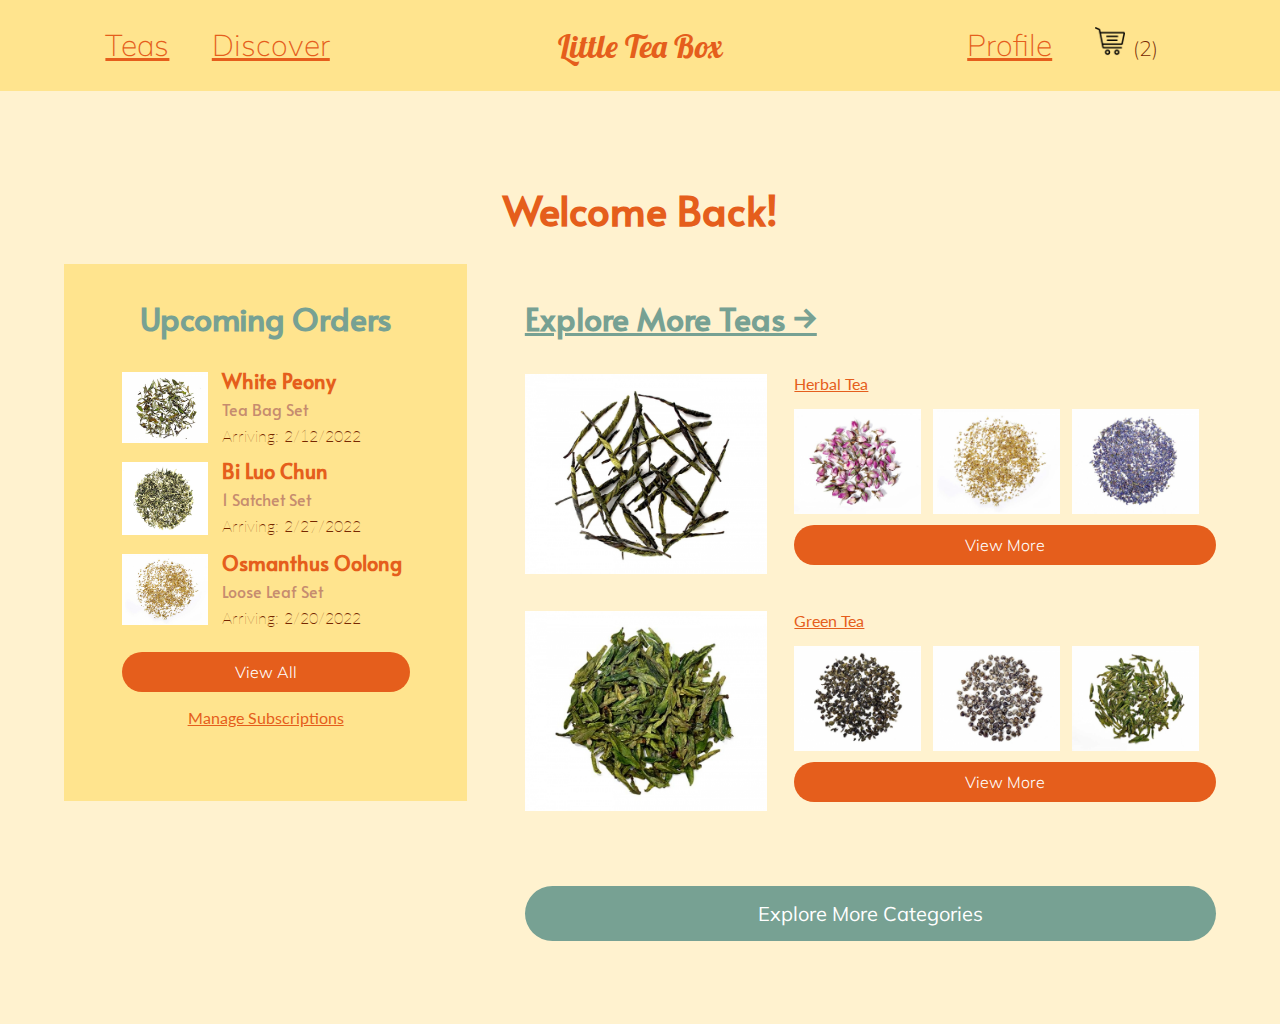
<file: index.html>
<!doctype html>

<html lang="en">
<head>
  <meta charset="utf-8">

  <title>Little Tea Box</title>
  <meta name="description" content="A tea subscription service to warm your heart">
  <meta name="author" content="Emily Ngo">

  <link rel="icon" href="/favicon.ico">
  <link rel="icon" href="/favicon.svg" type="image/svg+xml">
  <link rel="apple-touch-icon" href="/apple-touch-icon.png">
  
  <!-- CSS -->
  <link rel="stylesheet" href="css/styles.css">
  <link rel="stylesheet" href="css/home-style.css">

  <!-- JS -->
  <script src="js/changeText.js" defer></script>
  <script src="js/showCart.js" defer></script>

</head>

<body  onload="loadCart()" >
    <header>
        <nav>
            <div class = "nav-centered"> 
                <a id = "home" href="index.html">Little Tea Box</a>
            </div>
            <div class = "nav-left">
                <a href="" class = "spacer">Teas</a>
                <a href="">Discover</a>
            </div>
            <div class = "nav-right">
                <a href="" class = "spacer">Profile</a>
                <a href="cart.html" id = "cart-link">
                    <img id = "cart-icon" src = "img/icons/cart.png">
                    <span id = "cart-amount" >(0)</span>
                </a>
            
            </div>
        </nav>
    </header>

    <div class = "content">
        <h1 id = "welcome"> Welcome Back!</h1>

        <!-- Left hand side - shows upcoming orders for that customer -->
        <div id = "upcoming">
            <h3>Upcoming Orders</h3>

            <div class = "upcoming-item">
                <div class = "upcoming-img">
                    <img src="img/white/white_peony.jpeg" alt="white peony tea petals">
                </div>
                <div class = "upcoming-info">
                    <h4 class = "tea-name">White Peony</h4>
                    <h5 class = "bag-type">Tea Bag Set</h5>
                    <p class = "arrival-date">Arriving: 2/12/2022</p>
                </div>
                <br class = "clear">
            </div>

            <div class = "upcoming-item">
                <div class = "upcoming-img">
                    <img src="img/green/bi_luo_chun_green_tea_export_small_2.jpeg" alt="Bi Luo Chun Tea Leaves">
                </div>
                <div class = "upcoming-info">
                    <h4 class = "tea-name">Bi Luo Chun</h4>
                    <h5 class = "bag-type">1 Satchet Set</h5>
                    <p class = "arrival-date">Arriving: 2/27/2022</p>
                </div>
                <br class = "clear">
            </div>

            <div class = "upcoming-item">
                <div class = "upcoming-img">
                    <img src="img/herbal/osmanthus_tea.jpeg" alt="osmanthus tea petals">
                </div>
                <div class = "upcoming-info">
                    <h4 class = "tea-name">Osmanthus Oolong</h4>
                    <h5 class = "bag-type">Loose Leaf Set</h5>
                    <p class = "arrival-date">Arriving: 2/20/2022</p>
                </div>
                <br class = "clear">
            </div>

            <button class = "view-more">View All</button>
            <p><a href="">Manage Subscriptions</a></p>
        </div>

         <!-- Right hand side - shows categories the user can explore -->
        <div id = "explore"> 
            <!-- has arrow in header -->
            <h3>Explore More Teas &#x2192;</h3>
            <div class = "explore-row">
                <div class = "explore-category">
                    <a href=""><img src="img/herbal/green_kuding_tea.jpeg" alt="Green Kuding tea leaves"></a>  
                </div>

                <div class = "explore-sample">
                     <!-- CLICKABLE LINK HERE - takes user to herbal teas category page -->
                    <p  class = "clickable"><a href="items-page.html">Herbal Tea</a></p>
                    <a href=""><img src="img/herbal/rose_flower_tea.jpeg" alt="Rose Flower tea leaves"></a>
                    <a href=""><img src="img/herbal/osmanthus_tea.jpeg" alt="osmanthus tea leaves"></a>
                    <!-- CLICKABLE LINK HERE - takes user to lavendar tea details page -->
                    <a href="detail-lavendar.html"><img src="img/herbal/lavender_tea.jpeg" alt="lavendar tea leaves"></a>
                    
                    <button  onclick="window.location.href='items-page.html'" class = "view-more clickableButton">View More</button>
                </div>
            </div>
            <br class = "clear">

            <div class = "explore-row">
                <div class = "explore-category">
                    <a href=""><img src="img/green/dragon_well_tea.jpeg" alt="dragon_well_tea tea leaves"></a>
                </div>

                <div class = "explore-sample">
                    <p><a href="">Green Tea</a></p>
                    <a href=""><img src="img/green/gunpowder_tea.jpeg" alt="dragon_well_tea tea leaves"></a>
                    <a href=""><img src="img/green/jasmine_dragon_pearl_tea.jpeg" alt="dragon_well_tea tea leaves"></a>
                    <a href=""><img src="img/green/longjing_tea.jpeg" alt="dragon_well_tea tea leaves"></a>
                    <button class = "view-more">View More</button>
                </div>
                <br class = "clear">
            </div>
         
            <button class = "explore">Explore More Categories</button>

        </div>
        <br class = "clear">
        <br>

    </div>

    
  

</body>
</html>
</file>
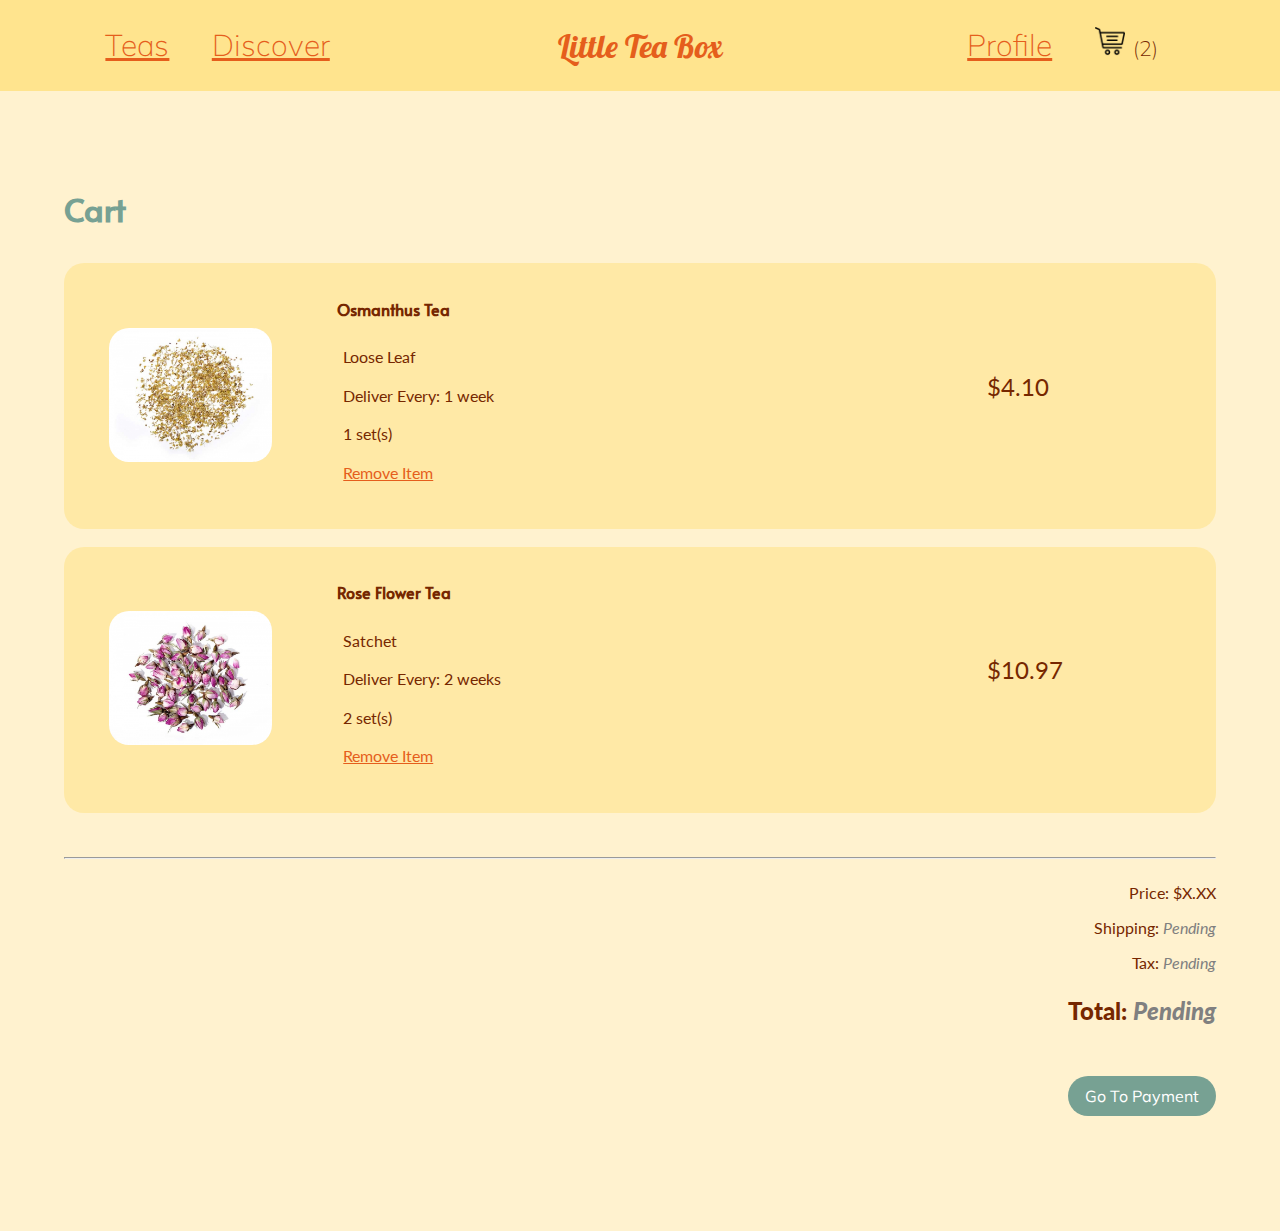
<file: cart.html>
<!doctype html>

<html lang="en">
<head>
  <meta charset="utf-8">

  <title>Little Tea Box</title>
  <meta name="description" content="A tea subscription service to warm your heart">
  <meta name="author" content="Emily Ngo">

  <link rel="icon" href="/favicon.ico">
  <link rel="icon" href="/favicon.svg" type="image/svg+xml">
  <link rel="apple-touch-icon" href="/apple-touch-icon.png">

  <!-- CSS -->
  <link rel="stylesheet" href="css/styles.css">
  <link rel="stylesheet" href="css/cart-style.css">

  <!-- JS -->
  <script src="js/changeText.js" defer></script>
  <script src="js/showCart.js" defer></script>

</head>

<body  onload="loadCart()">
    <header>
        <nav>
            <div class = "nav-centered"> 
                <a id = "home" href="index.html">Little Tea Box</a>
            </div>
            <div class = "nav-left">
                <a href="" class = "spacer">Teas</a>
                <a href="">Discover</a>
            </div>
            <div class = "nav-right">
                <a href="" class = "spacer">Profile</a>
                <a href="cart.html" id = "cart-link">
                    <img id = "cart-icon" src = "img/icons/cart.png">
                    <span id = "cart-amount" >(0)</span>
                </a>
            
            </div>
        </nav>
    </header>

    <div class = "content">
        <h3>Cart</h3>

        <div id = "cart">
            <div class = "cart-item">
                <div class = "product-img">
                    <img src="img/herbal/lavender_tea.jpeg" alt="Lavendar tea leaves">
                </div>

                <div class = "product-details">
                    <h4 class = "product-title">Lavendar Tea</h4>
                    <div class = "subscription-detials">
                        <!-- drop down list -->
                        <label for="type">
                            Tea Type:
                            <select name="type" id="type">
                                <option value="looseleaf">Loose Leaf</option>
                                <option value="satchet">Satchet</option>
                                <option value="teabag">Tea Bag</option>
                            </select>
                        </label>
                        <br>

                        <!-- drop down list -->
                        <label for="subscription">
                            Deliver Every:
                            <select name="subscription" id="subscription">
                                <option value="week1">1 week</option>
                                <option value="week2">2 weeks</option>
                                <option value="month1">1 month</option>
                                <option value="month2">2 months</option>
                            </select>
                        </label>
                        <br>
                        
                        
                        <!-- number spinner -->
                        <span class = "quantity">
                            <label for="quantity">  
                                Quantity:
                                <input type="number" name="quantity" id="quantity" min="0" max="10" step="1" value="1">
                            </label>
                        </span>
                        
                        <br class = "clear">
                    </div>
                </div>

                <div class = "product-price">
                    <p>$10.95</p>
                </div>
            </div>


        </div>
        <br>
        <hr>

        <div id = "cost">
            <p id = "Subtotal">
                Price: <span>$X.XX</span>
            </p>
            <p id = "Shipping">
                Shipping: <span class = "pending"> Pending</span>
            </p>
            <p id = "Tax">
                Tax:  <span class = "pending"> Pending</span>
            </p>
            <p id = "total">
                Total: <span class = "pending"> Pending</span>
            </p>
            <br>
            
            <button id = "pay">Go To Payment</button>
        </div>
    </div>

    
  

</body>
</html>
</file>
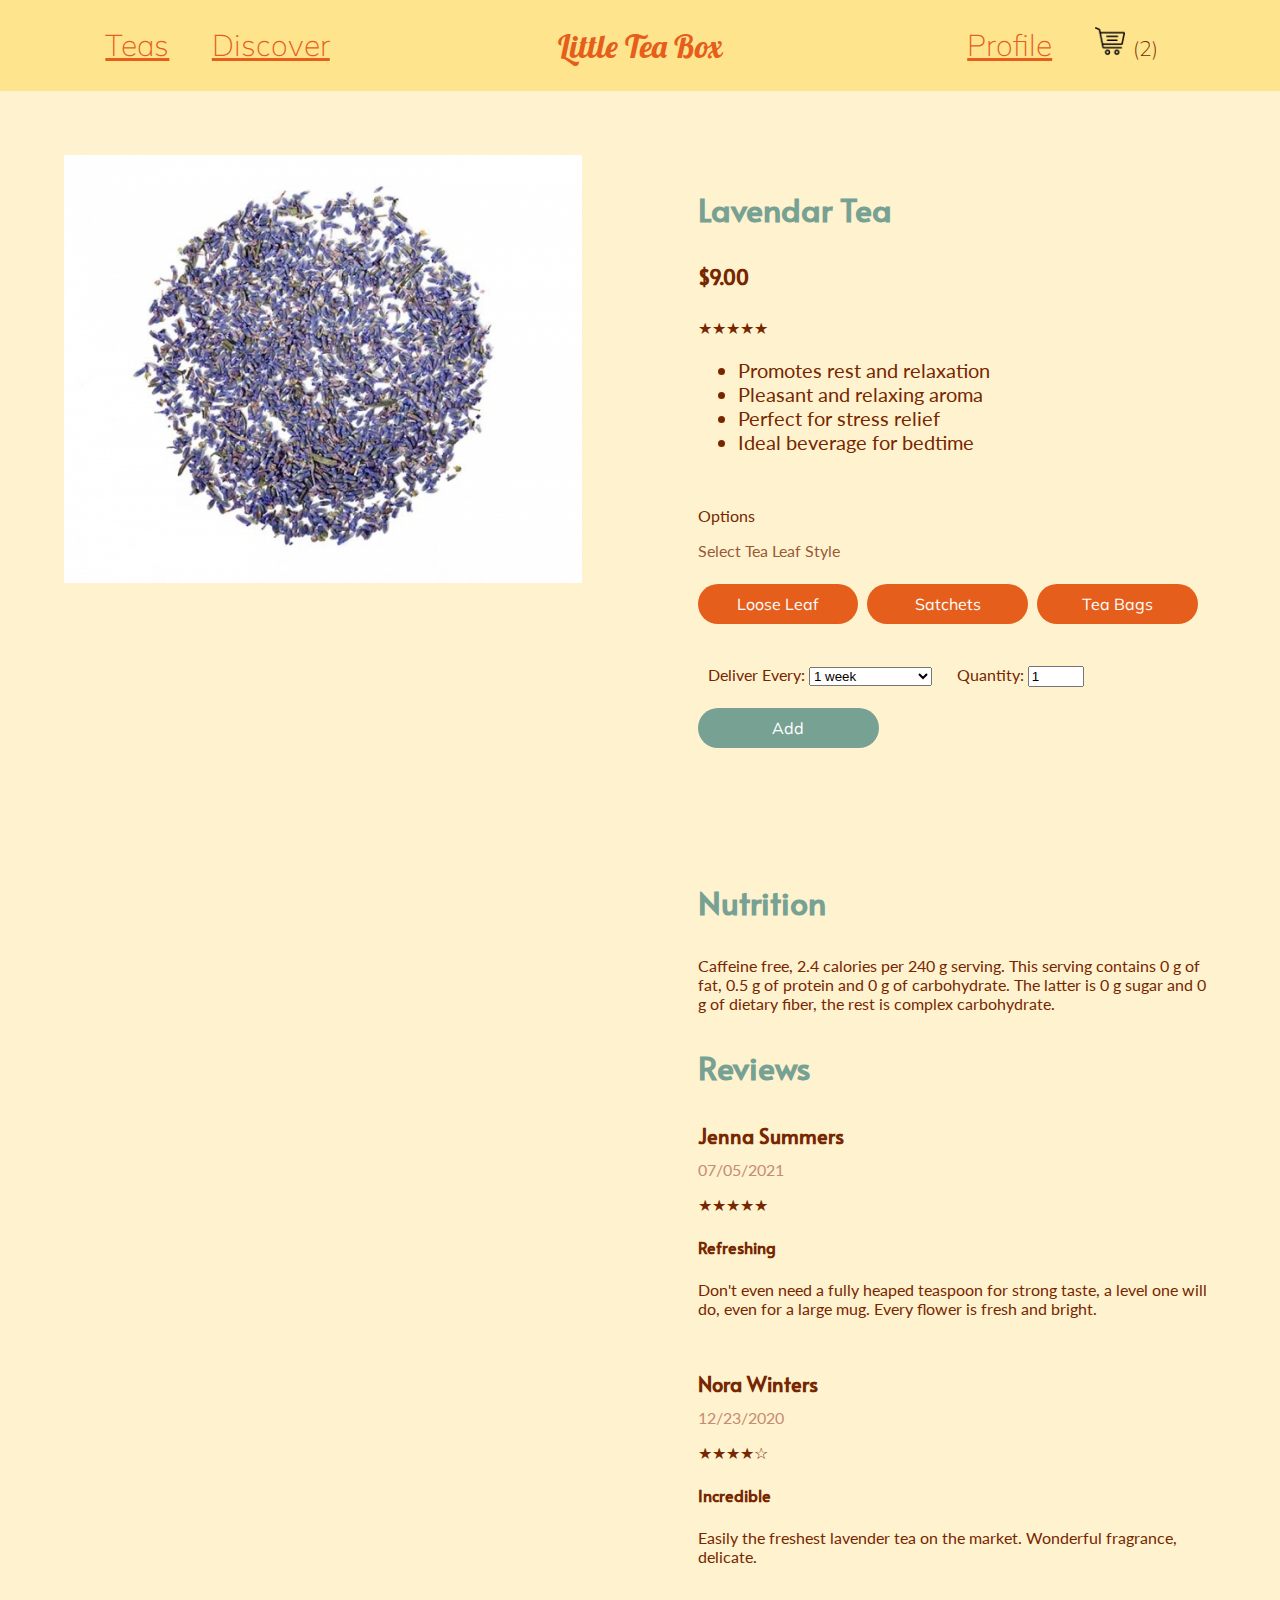
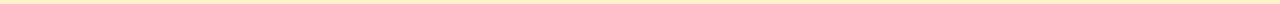
<file: detail-lavendar.html>
<!doctype html>

<html lang="en">
<head>
  <meta charset="utf-8">

  <title>Little Tea Box</title>
  <meta name="viewport" content="width=device-width, initial-scale=1.0">
  <meta name="description" content="A tea subscription service to warm your heart">
  <meta name="author" content="Emily Ngo">
  
  <!-- CSS -->
  <link rel="stylesheet" href="css/styles.css">
  <link rel="stylesheet" href="css/detail-style.css">

  <!-- JS -->
  <script src="js/changeText.js" defer></script>
  <script src="js/showCart.js" defer></script>

</head>

<body  onload="loadCart()">
    <header>
        <nav>
            <div class = "nav-centered"> 
                <a id = "home" href="index.html">Little Tea Box</a>
            </div>
            <div class = "nav-left">
                <a href="" class = "spacer">Teas</a>
                <a href="">Discover</a>
            </div>
            <div class = "nav-right">
                <a href="" class = "spacer">Profile</a>
                <a href="cart.html" id = "cart-link">
                    <img id = "cart-icon" src = "img/icons/cart.png">
                    <span id = "cart-amount" >(0)</span>
                </a>
            
            </div>
        </nav>
    </header>

    <div class = "content">
        <!-- image appears on left hand side -->
        <div class = "product-img">
            <img id = "product-img" src="img/herbal/lavender_tea.jpeg" alt="lavendar tea leaves">
        </div>
        <!-- information about product -->
        <div class = "details">
            <h3 id = "name">Lavendar Tea</h3>
            <h4 class = "price" id = "price">$9.00</h4>
            <!-- Start Rating for tea -->
            <p class = "rating"> &#9733;&#9733;&#9733;&#9733;&#9733; </p>
            <ul>
                <li>Promotes rest and relaxation</li>
                <li>Pleasant and relaxing aroma</li>
                <li>Perfect for stress relief</li>
                <li>Ideal beverage for bedtime</li>
            </ul>

            
            <div class = "option-buttons">
                <p class = "info">Options</p>
                <p id = "option-description">Select Tea Leaf Style</p>
                <button id = "loose" onclick = "looseText()">Loose Leaf</button>
                <button id = "satchet" onclick = "satchetText()">Satchets</button>
                <button id = "bag" onclick = "bagText()">Tea Bags</button>
             
            </div>

            

            <div class = "checkout">
                <div class = "subscription-detials">
                    <!-- drop down list -->
                    <label for="subscription">Deliver Every:
                        <select name="subscription" id="subscription">
                            <option value="week1">1 week</option>
                            <option value="week2">2 weeks</option>
                            <option value="month1">1 month</option>
                            <option value="month2">2 months</option>
                            <option value="month2">1 Time Purchase</option>
                        </select>
                    </label>
                    <!-- number spinner -->
                    <label for="quantity">  
                        Quantity:
                        <input type="number" name="quantity" id="quantity" min="1" max="10" step="1" value="1">
                    </label>
                    <br class = "clear">
                </div>
                
                <button class = "add-cart" onclick = "addCart()">
                    Add
                </button>

                <br class = "clear">
            </div>

            <div class = "spacer"></div>

            <div class = "nutrition">
                <h3>Nutrition</h3>
                <p>
                    Caffeine free, 2.4 calories per 240 g serving. This serving contains 0 g of fat, 0.5 g of protein and 0 g of carbohydrate. The latter is 0 g sugar and 0 g of dietary fiber, the rest is complex carbohydrate. 
                </p>
            </div>

            <div class = "review">
                <h3>Reviews</h3>
                <div class = "review-item">
                    <h5 class ="reviewer-name">Jenna Summers</h5>
                    <p class = "date">07/05/2021</p>

                    <!-- star rating -->
                    <p> &#9733;&#9733;&#9733;&#9733;&#9733; </p>
                    <h4 class = "title">Refreshing</h4>
                    <p class = "review-body"> Don't even need a fully heaped teaspoon for strong taste, a level one will do, even for a large mug. Every flower is fresh and bright. </p>
                </div>
                <br>
                <div class = "review-item">
                    <h5 class ="reviewer-name">Nora Winters</h5>
                    <p class = "date">12/23/2020</p>

                    <!-- star rating -->
                    <p> &#9733;&#9733;&#9733;&#9733;&#9734; </p>
                    <h4 class = "title">Incredible</h4>
                    <p class = "review-body"> Easily the freshest lavender tea on the market. Wonderful fragrance, delicate. </p>
                </div>
            </div>
            <br>
            <br class = "clear">


        </div>
    </div>

    
  

</body>
</html>
</file>
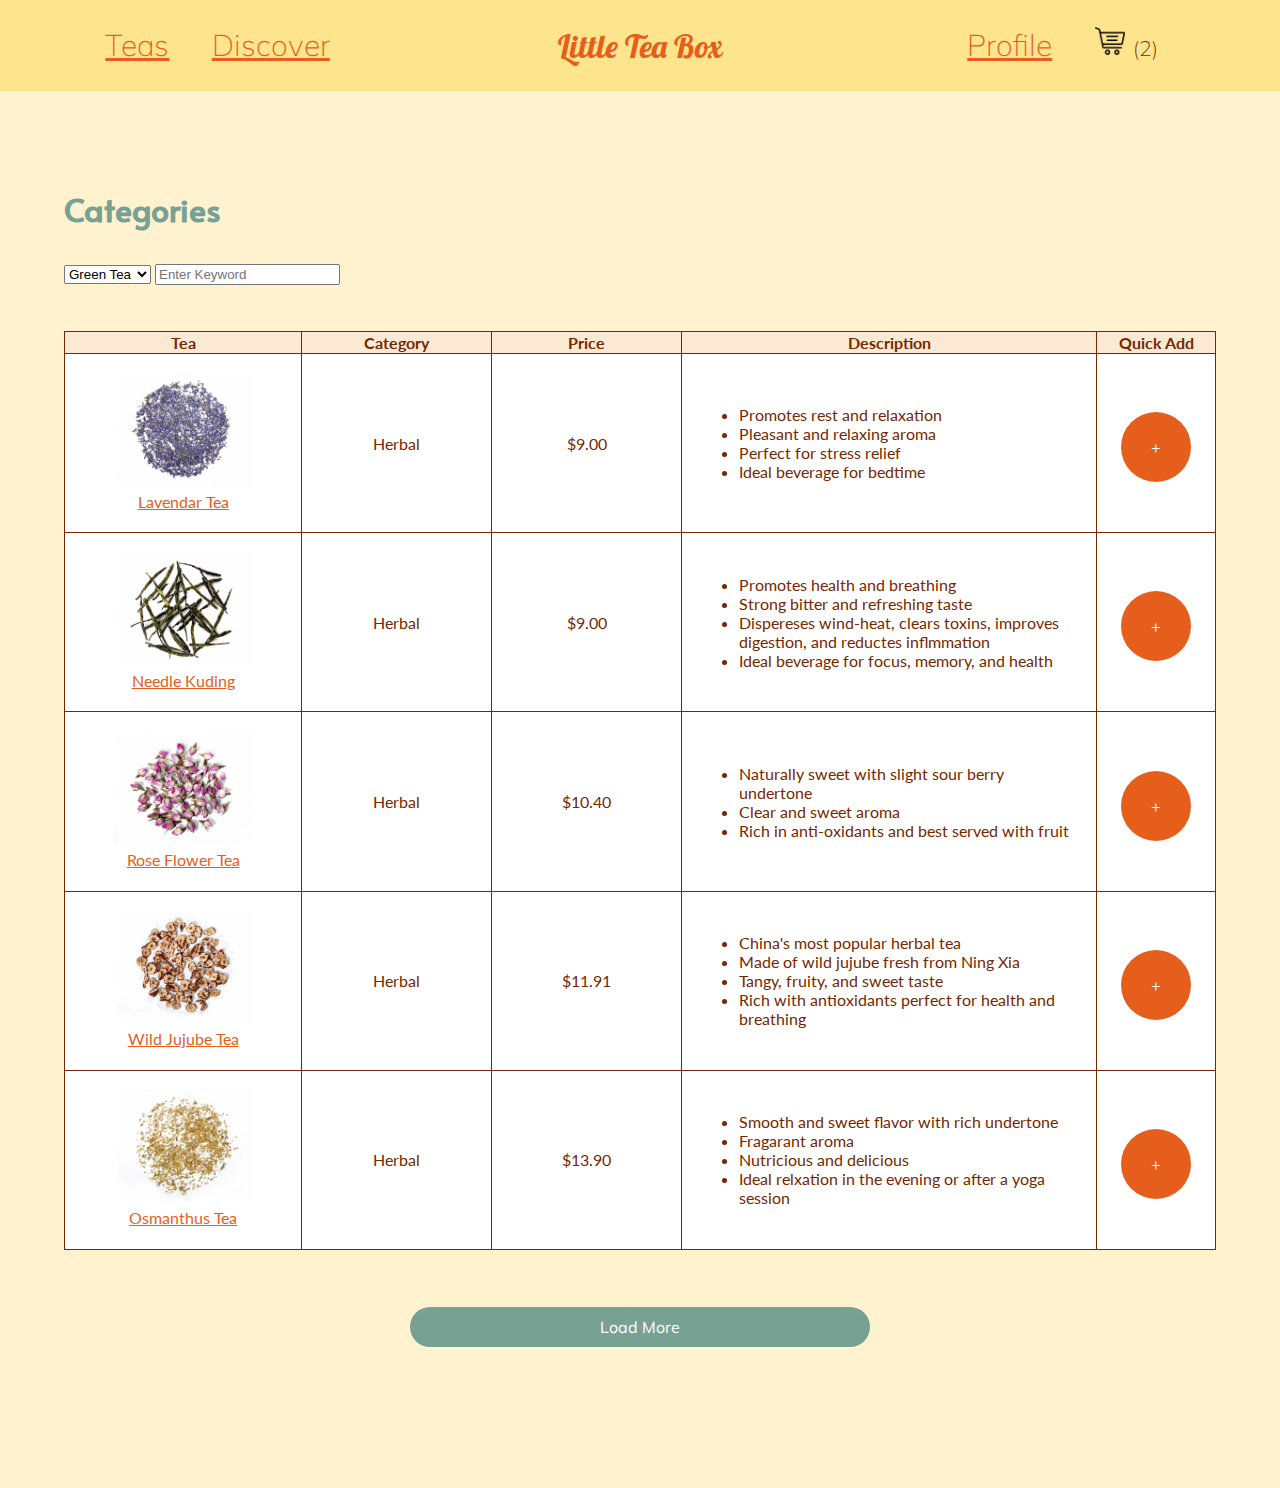
<file: items-page.html>
<!doctype html>

<html lang="en">
<head>
  <meta charset="utf-8">

  <title>Little Tea Box</title>
  <meta name="description" content="A tea subscription service to warm your heart">
  <meta name="author" content="Emily Ngo">

  <link rel="icon" href="/favicon.ico">
  <link rel="icon" href="/favicon.svg" type="image/svg+xml">
  <link rel="apple-touch-icon" href="/apple-touch-icon.png">

  <!-- CSS -->
  <link rel="stylesheet" href="css/styles.css">
  <link rel="stylesheet" href="css/category-style.css">

  <!-- JS -->
  <script src="js/changeText.js" defer></script>
  <script src="js/showCart.js" defer></script>

</head>

<body  onload="loadCart()">
    <header>
        <nav>
            <div class = "nav-centered"> 
                <a id = "home" href="index.html">Little Tea Box</a>
            </div>
            <div class = "nav-left">
                <a href="" class = "spacer">Teas</a>
                <a href="">Discover</a>
            </div>
            <div class = "nav-right">
                <a href="" class = "spacer">Profile</a>
                <a href="cart.html" id = "cart-link">
                    <img id = "cart-icon" src = "img/icons/cart.png">
                    <span id = "cart-amount" >(0)</span>
                </a>
            
            </div>
        </nav>
    </header>

    <div class = "content">
        <h3>Categories</h3>

        <div class = "refine">
            <div class = "tea-types">
                <label for="type">
                    <select name="type" id="type">
                        <option value="green">Green Tea</option>
                        <option value="herbal">Herbal Tea</option>
                        <option value="black">Black Tea</option>
                        <option value="white">White Tea</option>
                    </select>
                </label>

                <label for="search">  
                    <input id = "search" type="text" placeholder="Enter Keyword">
                </label>
                <br class = "clear">
            </div>

            <div class = "table">
                <table>
                    <tr class = "table-header">
                      <th class ="tea-h">Tea</th>
                      <th class ="category-h">Category</th>
                      <th class ="price-h">Price</th>
                      <th class ="description-h">Description</th>
                      <th class ="button-h">Quick Add</th>
                    </tr>

                    <tr class = "category-row">
                        <td class = "tea">
                            <!-- CLICKABLE LINK HERE - takes user to lavendar tea details page -->
                            <a href="detail-lavendar.html">
                                <img src="img/herbal/lavender_tea.jpeg" alt="Lavendar tea leaves">
                                <p>Lavendar Tea</p>
                            </a>
                        </td>
                        <td class = "category">Herbal</td>
                        <td class = "price">$9.00</td>
                        <td class = "description">
                            <ul>
                                <li>Promotes rest and relaxation</li>
                                <li>Pleasant and relaxing aroma</li>
                                <li>Perfect for stress relief</li>
                                <li>Ideal beverage for bedtime</li>
                            </ul>
                        </td>
                        <td class = "button"><button class = "quick-add">+</button></td>
                    </tr>

                    <tr class = "category-row">
                        <td class = "tea">
                            <a href="">
                                <img src="img/herbal/green_kuding_tea.jpeg" alt="Lavendar tea leaves">
                                <p>Needle Kuding</p>
                            </a>
                        </td>
                        <td class = "category">Herbal</td>
                        <td class = "price">$9.00</td>
                        <td class = "description">
                            <ul>
                                <li>Promotes health and breathing</li>
                                <li>Strong bitter and refreshing taste</li>
                                <li>Dispereses wind-heat, clears toxins, improves digestion, and reductes inflmmation</li>
                                <li>Ideal beverage for focus, memory, and health</li>
                            </ul>
                        </td>
                        <td class = "button"><button class = "quick-add">+</button></td>
                    </tr>

                    <tr class = "category-row">
                        <td class = "tea">
                            <a href="">
                                <img src="img/herbal/rose_flower_tea.jpeg" alt="Lavendar tea leaves">
                                <p>Rose Flower Tea</p>
                            </a>
                        </td>
                        <td class = "category">Herbal</td>
                        <td class = "price">$10.40</td>
                        <td class = "description">
                            <ul>
                                <li>Naturally sweet with slight sour berry undertone </li>
                                <li>Clear and sweet aroma</li>
                                <li>Rich in anti-oxidants and best served with fruit</li>
                                
                            </ul>
                        </td>
                        <td class = "button"><button class = "quick-add">+</button></td>
                    </tr>

                    <tr class = "category-row">
                        <td class = "tea">
                            <a href="">
                                <img src="img/herbal/jujube_tea.jpeg" alt="Lavendar tea leaves">
                                <p>Wild Jujube Tea</p>
                            </a>
                        </td>
                        <td class = "category">Herbal</td>
                        <td class = "price">$11.91</td>
                        <td class = "description">
                            <ul>
                                <li>China's most popular herbal tea</li>
                                <li>Made of wild jujube fresh from Ning Xia</li>
                                <li>Tangy, fruity, and sweet taste</li>
                                <li>Rich with antioxidants perfect for health and breathing</li>
                            </ul>
                        </td>
                        <td class = "button"><button class = "quick-add">+</button></td>
                    </tr>

                    <tr class = "category-row">
                        <td class = "tea">
                            <a href="">
                                <img src="img/herbal/osmanthus_tea.jpeg" alt="Osmanthus tea leaves">
                                <p>Osmanthus Tea</p>
                            </a>
                        </td>
                        <td class = "category">Herbal</td>
                        <td class = "price">$13.90</td>
                        <td class = "description">
                            <ul>
                                <li>Smooth and sweet flavor with rich undertone</li>
                                <li>Fragarant aroma</li>
                                <li>Nutricious and delicious</li>
                                <li>Ideal relxation in the evening or after a yoga session </li>
                            </ul>
                        </td>
                        <td class = "button"><button class = "quick-add">+</button></td>
                    </tr>

                 
                
                  </table>

            </div>
            <div id = "view-more">
                <button class = "view-more">Load More</button>
                <br class = "clear">
            </div>
            
        </div>
    </div>

    
  

</body>
</html>
</file>
<file: css/styles.css>
/* Each tag sorted in alphabetical order */
/* This page is for universal elements and styling */

@import url('https://fonts.googleapis.com/css2?family=Alata&family=Lato&family=Lobster&family=Mulish:wght@300;400;600&display=swap');

a{
   color:  #E55E1C;
   text-decoration: underline;
}

body{
    background-color: #FFF2CF;
    font-family: 'Lato', sans-serif;
    font: 24px;
    color: #762700;
    margin: 0;
}

/* Default button is gray and fills up entire div */
button{
    font-family: 'Mulish', sans-serif;
    font-weight: 400;
    font-size: 1em;
    background-color: gray;
    color: #fff;
    border-radius: 90px;
    border: none;
    padding: 10px;
    margin-top: 0.5em;
    text-align: center;
    width: 100%;
}

header{
    background-color: #FFE48E;
}


/* Headers use Alata */
h3{
    font-family: 'Alata', sans-serif;
    font-size: 2em;
    color: #77A193;
}

h4{
    font-family: 'Alata', sans-serif;
    font-size: 1em;
}

h5{
    font-family: 'Alata', sans-serif;
    font-size: 1.25em;
}

nav{
    border-width:1px 0;
    list-style:none;
    margin:0;
    padding:0;
    text-align:center;
}

nav a{
   font-family: 'Mulish', sans-serif;
   font-size: 30px;
   color: #E55E1C;
   font-weight: 100;
}

nav li{
    display: inline-block;
}

nav{
    display: inline-block; 
    min-width: 100%;
    vertical-align: middle;
}

/* Make parts of the nav bar move to the right parts */
nav ul{
    margin: 3%;
    min-width: 80%;
    /* background-color: plum; */
    margin-left: auto;
    margin-right: auto;
}

ul{
    font-size: 1.25em;
}
.clear{
    clear: both;
}

.clickableButton:hover{
    background-color: #762700;
}

.clickable:hover a{
    color: #762700;
    background-color: #FFF2CF;
}

.content{
    padding: 5%;
}

.nav-right{
    display: inline-block;
    vertical-align: middle;
    min-width: 30%;
    /* background-color: aqua; */
    float: right;
    padding: 2%;
}

.nav-left{
    display: inline-block;
    vertical-align: middle;
    min-width: 30%;
    /* background-color: aquamarine; */
    float: left;
    padding: 2%;
}

.nav-centered{
    display: inline-block;
    vertical-align: middle;
    max-width: 20%;
    /* background-color: pink; */
    padding: 2%;
}

.spacer{
    padding-right: 10%;
}

#cart-icon{
    max-height: 1em;  
    text-decoration: none;
}

#cart-link{
    text-decoration: none;
}

#cart-amount{
    font-size: 0.7em;
    text-decoration: none;
    color: #762700;
}

#home{
    font-family: 'Lobster';
    text-decoration: none;
    font-size: 2em;
}

@media only screen and (max-width: 1024px) {    
    #home{
        text-decoration: none;
        font-size: 1em;
    }
    .product-img{
        min-width: 100%;
        /* background-color: aquamarine; */
    }
    nav a{
        font-family: 'Mulish', sans-serif;
        font-size: 1em;
        color: #E55E1C;
        font-weight: 100;
        min-width: 100%;
    }

    .nav-right{
        min-width: 100%;
    }
    
    .nav-left{
        min-width: 100%;
    }
    
    .nav-centered{
        min-width: 100%;
    }
}
</file>
<file: css/home-style.css>
/* Sorted universal, classes, then ids alphabetically */
/* Used to style the explore more side of the page */
.explore-category{
    width: 35%;
    float:left;
    text-align: center;
}

.explore-sample p{
    margin-top: 0;
}

.explore-row img{
    max-width: 100%;
}

.explore-row{
    margin-bottom: 9%;
    margin-top: 5%;
}

.explore-sample{
    width: 61%;
    float:right;
}

.explore-sample img{
    max-width: 30%;
    margin-right: 2%;
}

.explore{
    font-size: 1.25em;
    background-color: #77A193;
    padding: 15px;
}

/* Used to style the upcoming orders side of the page */
.upcoming-item{
    /* background-color: aquamarine; */
    text-align:left;
    margin-bottom: 1em;
}

.upcoming-img{
    max-width: 30%;
    float: left;
}

.upcoming-img img{
    max-width: 100%;
}

.upcoming-info{
    max-width: 65%;
    min-width: 65%;
    float: right;
    padding: 0;
    margin: 0;
    line-height: 1.15em;
}

.upcoming-info h4{
    font-weight: bold;
    color: #E55E1C;
    font-size: 1.25em;
    margin: 0;
    margin-bottom: 0.5em;
}

.upcoming-info h5{
    color: #C68C6F;
    font-size: 1em;
    font-weight: 100;
    margin: 0;
    margin-bottom: 0.5em;
}

.upcoming-info p{
    color: #762700;
    font-size: 1em;
    font-weight: 100;
    margin: 0;
}

.view-more{
    background-color: #E55E1C;
    font-weight: 300;
}

/* Refers to the specific div named explore*/
#explore{
    float: right;
    /* background-color: skyblue; */
    width: 60%;
   
}

#explore h3{
    text-decoration: underline;
}

/* Refers to the specific div named upcoming*/
#upcoming{
    background-color: #FFE48E;
    float: left;
    width: 25%;
    padding-left: 5%;
    padding-right: 5%;
    text-align:center;
    padding-bottom: 5%;

}

#welcome{
    font-family: 'Alata', sans-serif;
    font-size: 2.5em;
    color: #E55E1C;
    text-align:center;
}
</file>
<file: css/cart-style.css>
.cart-item{
    margin-bottom: 1.5%;
    background-color: #ffe58ea2;
    border-radius: 20px;
    padding: 3%;
}

.cart-item p{
    padding: 1%;
    margin: 0;
    margin-bottom: 1%;
}

.cart-item div{
    display:inline-block;
    margin: 0; 
    vertical-align: middle;

}

.pending{
    font-style: italic;
    color: gray;
}

.product-img{
    max-width: 15%;
    padding: 1%;
 
}

.product-img img{
    max-width: 100%;
    border-radius: 20px;
    
}

.product-details{
    min-width: 60%;
    /* background-color: aqua; */
    margin: 0;
    padding-left: 5%;
}

.product-details h4{
    margin-top:0;
}

.product-price{
    /* background-color: palegoldenrod; */
    margin: 0;
    /* padding-left: 15%; */

}

.product-price > *{
    margin: 0;
    font-size: 1.5em;
}

.remove{
    width: 50%;
    color: #E55E1C;
    text-decoration: underline;
}

.remove:hover{
    color: #C68C6F;
}

#total{
    font-size: 1.5em;
    font-weight: 900;
}

#cost{
    float: right;
    text-align: right;
    margin-bottom: 10%;
}

#pay{
    background-color: #77A193;
}

#pay:hover{
    background-color: #458f76;
}
</file>
<file: css/detail-style.css>
/* Sorted universal, classes, then ids alphabetically */
/* This page is used to style item information pages */

label{
    margin: 2%;
}


/* Add cart button */
.add-cart{
    margin-top: 4%;
    background-color: #77A193;
    max-width: 35%;
}

.add-cart:hover{

    background-color: #458f76;

}

.date{
    margin: 0;
    color: #C68C6F;
}

.details{
    float:right;
    max-width: 45%;
}

.option-buttons{
    margin-top: 10%;
}

.option-buttons button{
    max-width: 31%;
    background-color: #E55E1C;
    margin-right: 1%;
    margin-bottom: 8%;
}

.option-buttons button:hover{
   background-color: #762700;
}

.option-buttons button:focus{
    background-color: #762700;
}

.price{
    font-size: 1.25em;
}

/* Referes to a div - not the actual img */
.product-img{
    float:left;
    max-width: 45%;
}

.product-img img{
    max-width: 100%;
}

.reviewer-name{
    margin-bottom: 0.5em;
}

.review-body{
    margin: 0;
}

.spacer{
    height: 100px;
}

#option-description{
    color: #762700c4;
}

/* // small screens */
@media only screen and (max-width: 1024px) {    
    body{
        /* background-color: rgb(255, 233, 237); */
    }
    .product-img{
        min-width: 100%;
        /* background-color: aquamarine; */
    }

    .product-img img{
        display: block;
        margin-left: auto;
        margin-right: auto;
        /* max-width: 10%; */
    }

    .details{
        min-width: 100%;
    }

    .option-buttons button{
        max-width: 100%;
        background-color: #E55E1C;
        margin-right: 1%;
        margin-bottom: 2%;

    }

    .option-buttons{
        margin-top: 10%;
        margin-bottom: 10%;
    }
}
</file>
<file: css/category-style.css>
/* Sorted universal, classes, then ids alphabetically */
/* This page is used to style item category pages */


table ul{
    font-size: 1em; 
}

table{
    max-width: 100%;
    min-width: 100%;
    margin-top: 4%;
}

td{
    background-color: white;
    padding: 1.5%;
    text-align: center;
    
}

th{
    background-color: #FCE9D3;
}

table, td, th {
    border: 1px solid #762700;
    border-collapse: collapse;
  }

/* -h following name indicates that its a header */
.button-h{
    width:10%;
}

.description{
    text-align: left;
}

.category-h{
    width:16%;
}

.description-h{
    width:35%;
}

.price-h{
    width:16%;
}

/* button */
.quick-add{
    background-color: #E55E1C;
    width : 70px;
    height : 70px;
}

.tea img{
    max-width: 70%;
    display: block;
    margin-left: auto;
    margin-right: auto;
}

.tea p{
    margin: 2%;
    text-align: center;
}
.tea-h{
    width:20%;
}

#view-more{
    margin-top: 5%;
    margin-bottom: 5%;

}

#view-more button{
    background-color: #77A193;
    text-align: center;
    max-width: 40%;
    display: block;
    display: block;
    margin-left: auto;
    margin-right: auto;

}
</file>
